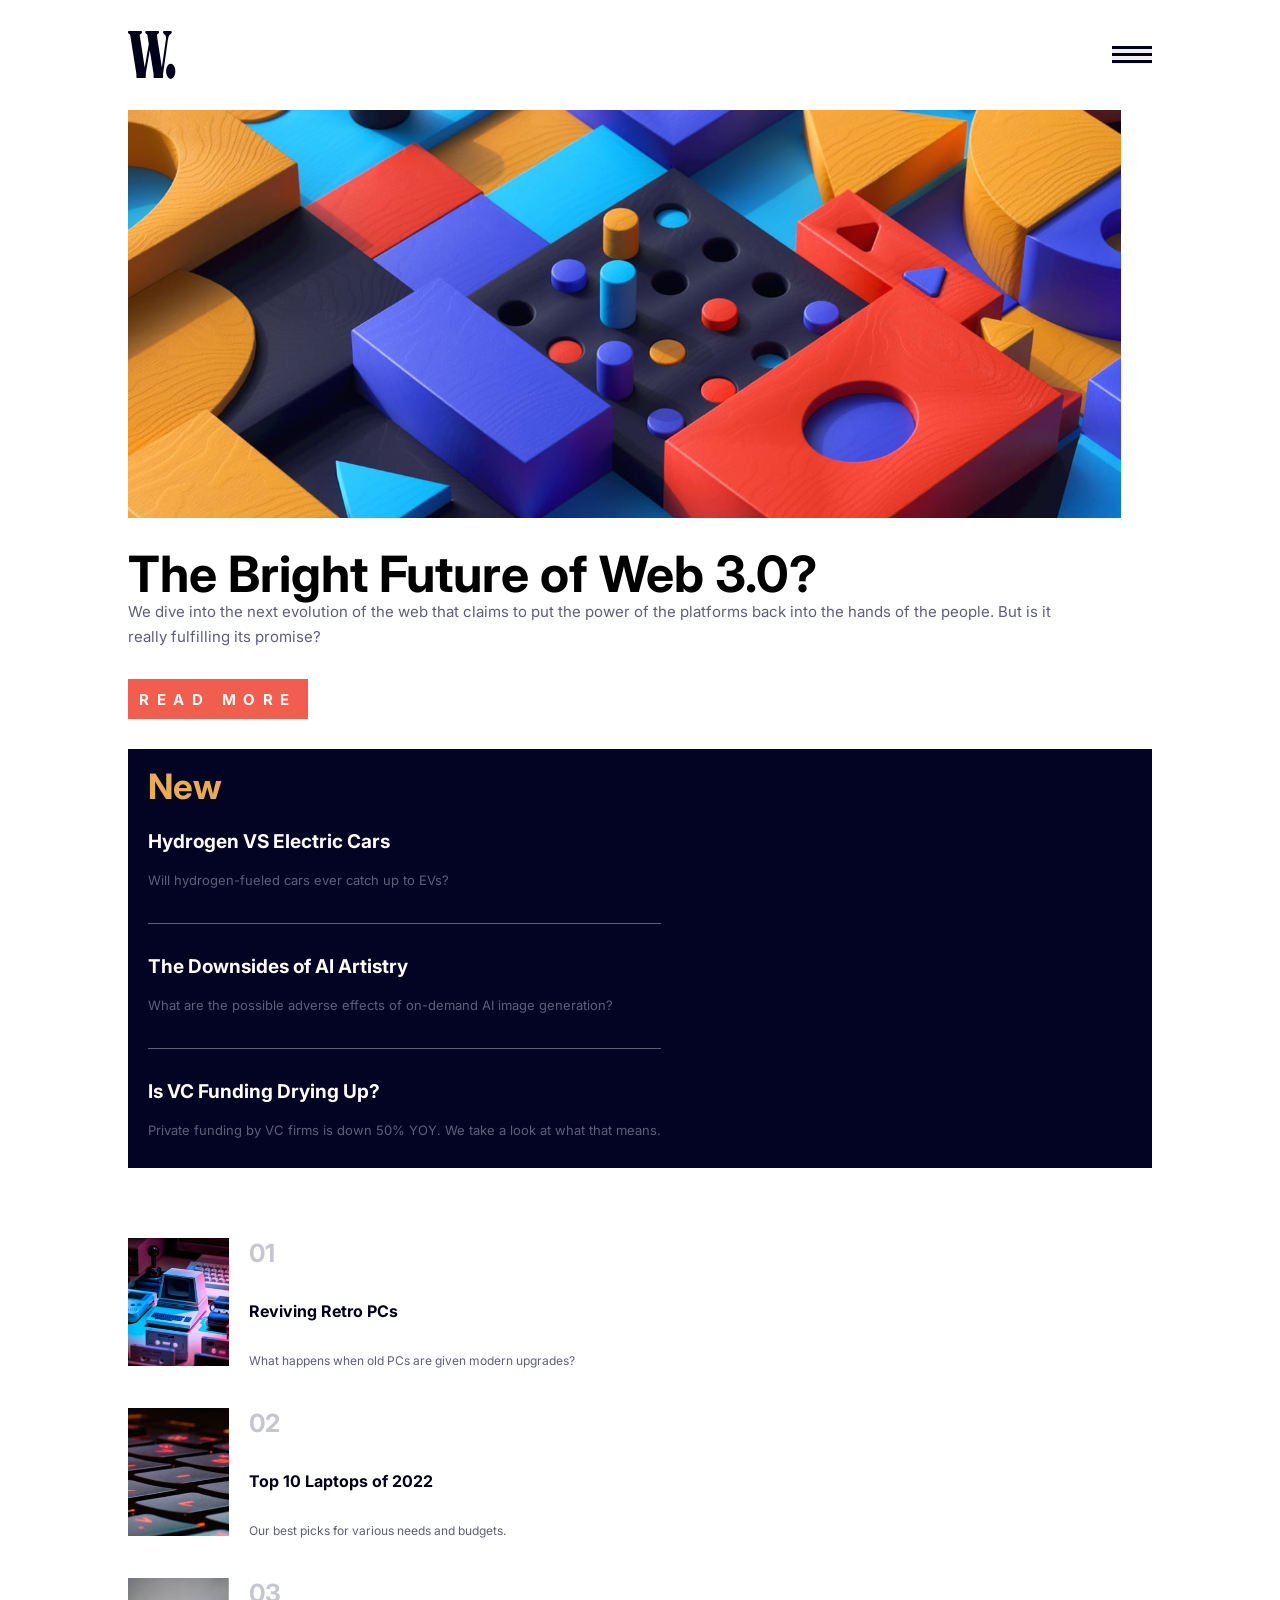
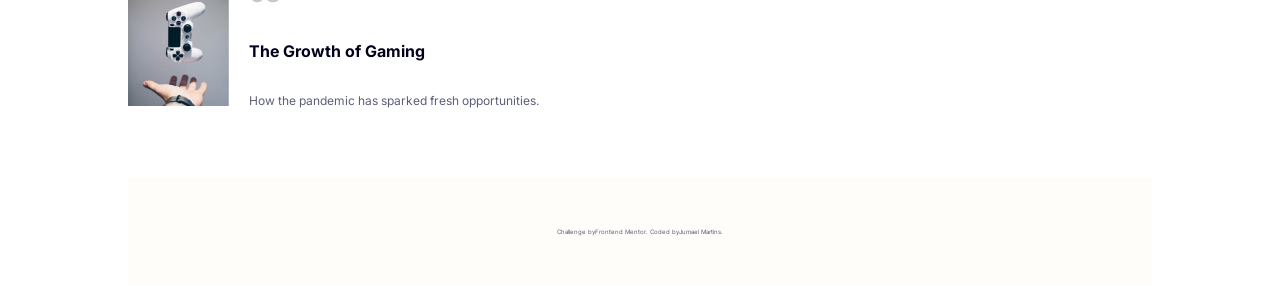
<file: index.html>
<!DOCTYPE html>
<html lang="en-US">
  <head>
    <meta charset="UTF-8" />
    <meta name="viewport" content="width=device-width, initial-scale=1.0" />
    <!-- displays site properly based on user's device -->

    <link rel="stylesheet" href="./assets/css/style.css" />
    <link
      rel="icon"
      type="image/png"
      sizes="32x32"
      href="./assets/images/favicon-32x32.png"
    />

    <title>Frontend Mentor | News homepage</title>

    <!-- Feel free to remove these styles or customise in your own stylesheet 👍 -->
  </head>

  <body>
    <h1 class="hidden">News homepage</h1>

    <header class="margin flex header">
      <img width="48" height="48" src="./assets/images/logo.svg" alt="Logo" />
      <nav class="mainMenu">
        <div class="mobile">
          <button aria-label="Menu-Button" aria-controls="menuItems" aria-expanded="true" type="button" id="showMenu">
            <img id="img" src="./assets/images/icon-menu.svg" alt="Button for open menu" />
          </button>
        </div>
        <ul id="menuItems" class="flex hiddenMenu slideIn">
          <li><a href="">Home</a></li>
          <li><a href="">New</a></li>
          <li><a href="">Popular</a></li>
          <li><a href="">Trending</a></li>
          <li><a href="">Categories</a></li>
        </ul>
      </nav>
    </header>

    <main class="margin grid">
      <div role="article" class="mainContent">
        <picture>
          <source srcset="./assets/images/image-web-3-mobile.jpg" media="(max-width: 600px)" />
          <img src="./assets/images/image-web-3-desktop.jpg" alt="image">
        </picture>
        <article class="mainContentDiv">
          <div>
            <h2>The Bright Future of Web 3.0?</h2>
          </div>
          <div>
            <p>
              We dive into the next evolution of the web that claims to put the
              power of the platforms back into the hands of the people. But is
              it really fulfilling its promise?
            </p>
            <a>Read more</a>
          </div>
        </article>
      </div>

      <aside aria-label="New Section">
        <h2>New</h2>
        <ul>
          <li>
            <a>Hydrogen VS Electric Cars</a>
            <p>Will hydrogen-fueled cars ever catch up to EVs?</p>
            <hr></hr>
          </li>
          <li>
            <a>The Downsides of AI Artistry</a>
            <p>
              What are the possible adverse effects of on-demand AI image
              generation?
            </p>
            <hr></hr>
          </li>
          <li>
            <a>Is VC Funding Drying Up?</a>
            <p>
              Private funding by VC firms is down 50% YOY. We take a look at
              what that means.
            </p>
          </li>
        </ul>
      </aside>
    </main>

    <section class="margin cardNoticias">
      <h2 class="hidden">Section</h2>
      <ol>
      <li>
        <img src="./assets/images/image-retro-pcs.jpg" alt="" />
        <div>
          <b>01</b>
          <a>Reviving Retro PCs</a>
          <p>What happens when old PCs are given modern upgrades?</p>
        </div>
      </li>
      <li>
        <img src="./assets/images/image-top-laptops.jpg" alt="" />
        <div>
          <b>02</b>
          <a>Top 10 Laptops of 2022</a>
          <p>Our best picks for various needs and budgets.</p>
        </div>
      </li>
      <li>
        <img src="./assets/images/image-gaming-growth.jpg" alt="" />
        <div>
          <b>03</b>
          <a>The Growth of Gaming</a>
          <p>How the pandemic has sparked fresh opportunities.</p>
        </div>
      </li>
    </ol>
    </section>

    <footer class="margin">
      Challenge by
      <a href="https://www.frontendmentor.io?ref=challenge" target="_blank"
        >Frontend Mentor</a
      >. Coded by <a href="#">Jumael Martins</a>.
    </footer>

    <script src="./assets/js/main.js"></script>
  </body>
</html>
</file>
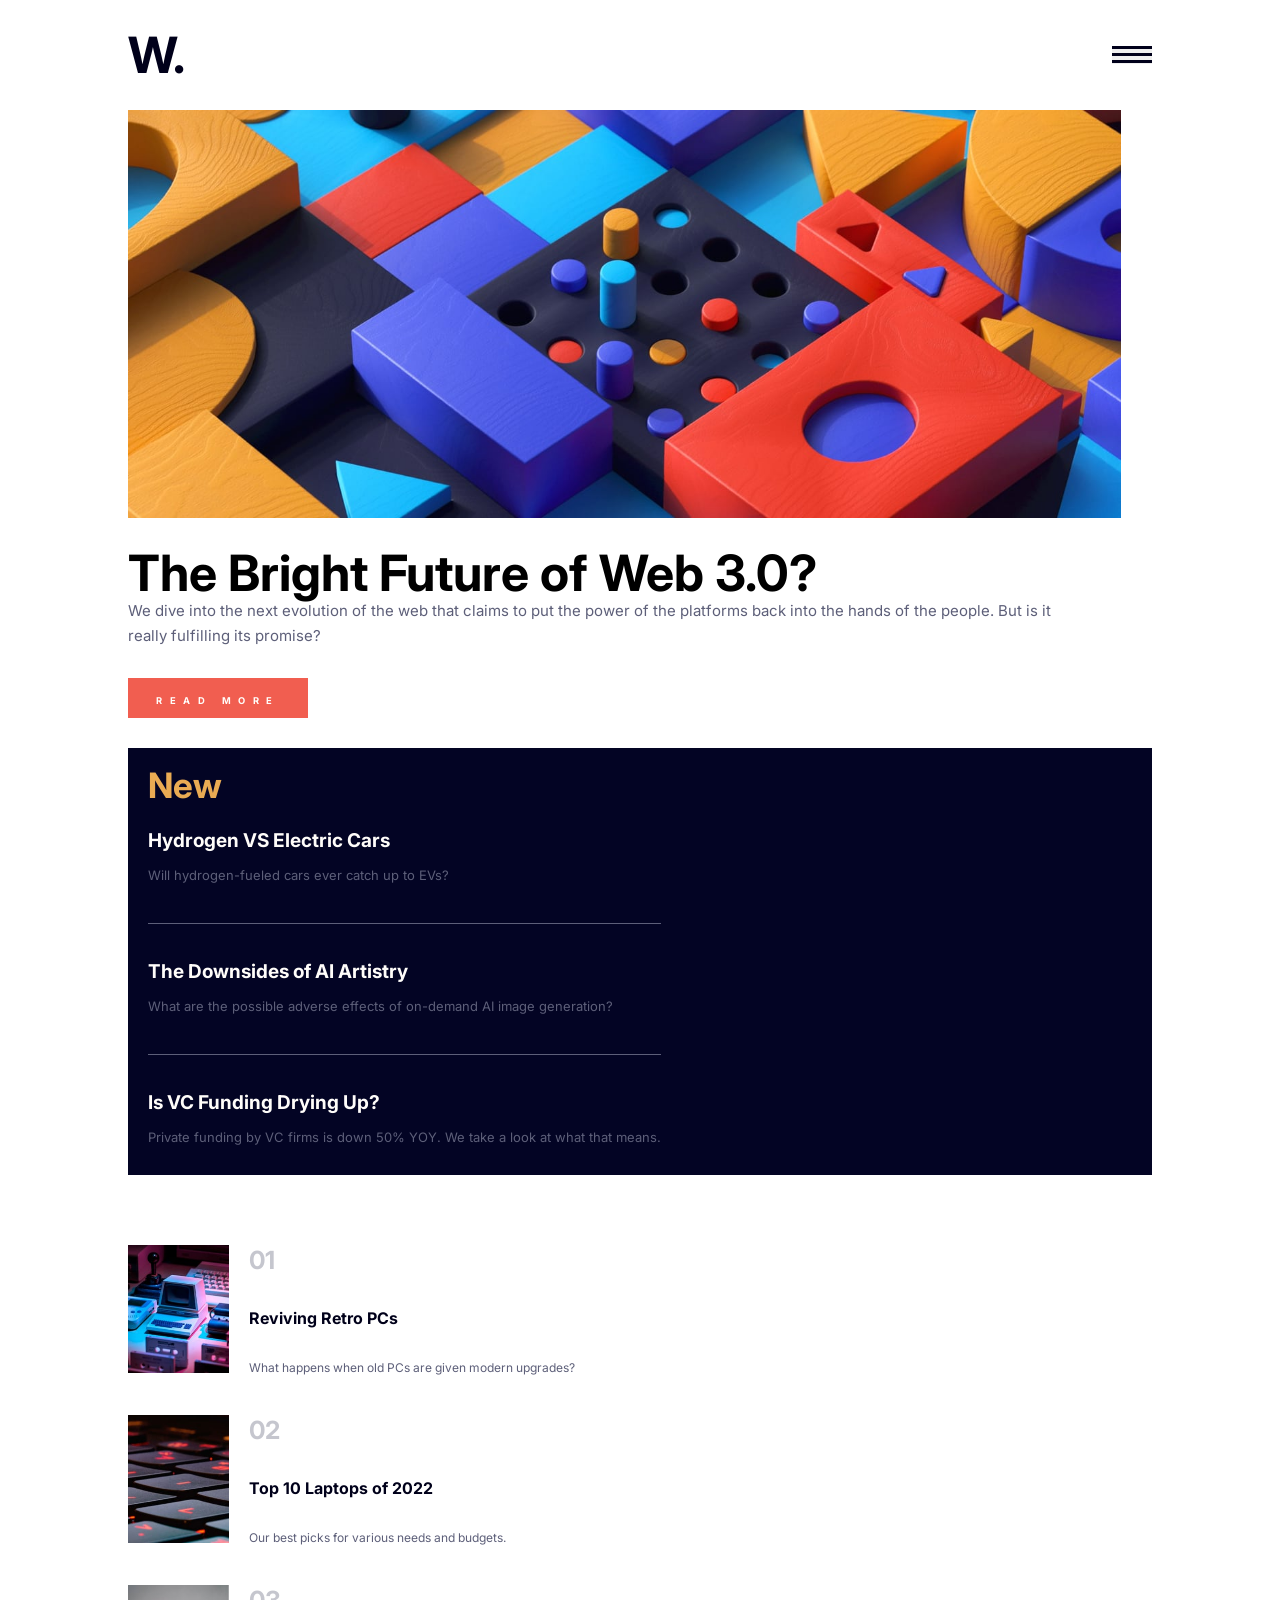
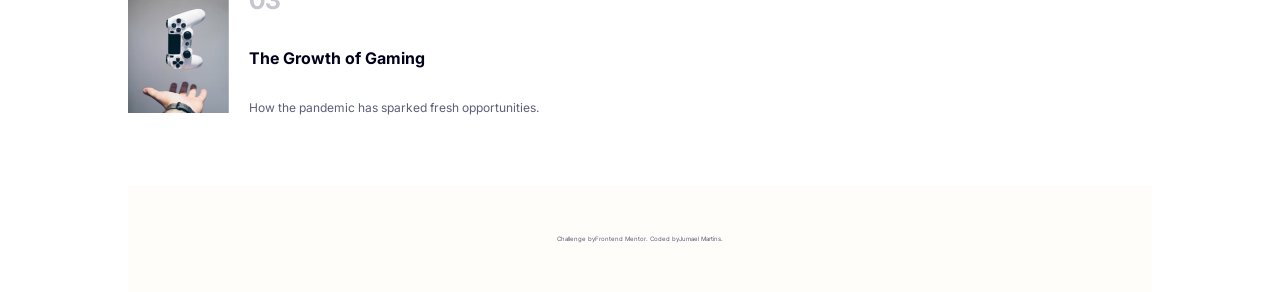
<file: news-homepage-main/index.html>
<!DOCTYPE html>
<html lang="en">
  <head>
    <meta charset="UTF-8" />
    <meta name="viewport" content="width=device-width, initial-scale=1.0" />
    <!-- displays site properly based on user's device -->

    <link
      rel="icon"
      type="image/png"
      sizes="32x32"
      href="./assets/images/favicon-32x32.png"
    />

    <title>Frontend Mentor | News homepage</title>

    <!-- Feel free to remove these styles or customise in your own stylesheet 👍 -->
    <style>
      @import url("https://fonts.googleapis.com/css2?family=Inter:wght@100;200;300;400;500;600;700;800;900&family=Noto+Sans+KR:wght@100&display=swap");

      :root {
        --Soft-orange: hsl(35, 77%, 62%);
        --Soft-red: hsl(5, 85%, 63%);

        --Off-white: hsl(36, 100%, 99%);
        --Grayish-blue: hsl(233, 8%, 79%);
        --Dark-grayish-blue: hsl(236, 13%, 42%);
        --Very-dark-blue: hsl(240, 100%, 5%);
      }

      * {
        font-size: 62.5%;
        padding: 0;
        margin: 0;
        border: 0;
        box-sizing: border-box;
        font-family: "Inter", system-ui, -apple-system, BlinkMacSystemFont,
          "Segoe UI", Roboto, Oxygen, Ubuntu, Cantarell, "Open Sans",
          "Helvetica Neue", sans-serif, "Noto Sans KR";
      }

      h1 {
        font-size: 5rem;
        color: var(--Very-dark-blue);
        font-weight: bold;
      }

      a {
        text-decoration: none;
        color: inherit;
      }

      a:visited {
        color: inherit;
      }

      li {
        list-style: none;
      }

      .centerVertical {
        align-items: center;
      }

      .centerHorizontal {
        align-items: center;
      }

      .margin {
        max-width: 80%;
        margin: 0 auto;
      }

      .flex {
        display: flex;
      }

      /*Menu superio*/

      .mainMenu {
        display: flex;
        align-items: center;
        margin: 3rem 0;
        color: var(--Dark-grayish-blue);
        justify-content: space-between;
        width: 100%;
        height: 5rem;
      }

      .mainMenu a:hover {
        color: var(--Soft-orange);
      }

      .mainMenu li {
        margin: 0 0 0 4rem;
        font-size: 2.5rem;
      }

      /*Seção Principal  */
      .mainContent {
        display: flex;
        flex-direction: column;
        max-width: 100%;
        justify-content: space-between;
      }

      .mainContent img {
        width: 97%;
        max-width: 100%;
      }

      .grid {
        display: grid;
        grid-template-columns: 2.5fr 1fr;
      }

      .mainContentDiv {
        display: grid;
        grid-template-columns: 1fr 1fr;
        max-width: 100%;

        margin: 1.5rem 0 0 0;
      }

      .mainContentDiv > div > h2 {
        display: flex;
        word-wrap: break-word;
        line-height: 5rem;

        flex-wrap: wrap;
        font-size: 5rem;
        max-width: 100%;
      }

      .mainContentDiv > div {
        display: flex;
        flex-direction: column;
        max-width: 100%;
        padding: 0 7rem 0 0;
        justify-content: space-between;
      }

      .mainContentDiv > div > button {
        width: 18rem;
        height: 4rem;
        cursor: pointer;
        margin: 3rem 0 0 0;
        max-width: 100%;

        font-weight: bold;
        font-size: 1.5rem;
        letter-spacing: 0.75rem;
        text-transform: uppercase;
        color: var(--Off-white);
        background-color: var(--Soft-red);
      }

      .mainContentDiv > div > button:hover {
        background-color: var(--Very-dark-blue);
      }

      .mainContentDiv > div > p {
        font-size: 1.5rem;
        line-height: 2.5rem;
        color: var(--Dark-grayish-blue);
      }

      /*Sessao lateral*/

      aside {
        background-color: #030424;
        color: var(--Dark-grayish-blue);
        display: flex;
        flex-direction: column;

        line-height: 3.5rem;
        padding: 2rem;
        align-items: flex-start;
      }

      aside > h2 {
        color: var(--Soft-orange);
        font-size: 3.5rem;
      }

      aside > ul {
        display: flex;
        flex-direction: column;
        margin-top: 2rem;
      }

      aside > ul > li > h3 {
        font-size: 1.9rem;
        color: var(--Off-white);
        cursor: pointer;
      }

      aside > ul > li > h3:hover {
        color: var(--Soft-orange);
      }

      aside > ul > li > p {
        font-size: 1.3rem;
      }

      aside > ul > li > span {
        margin: 3rem 0;
        display: flex;
        width: 100%;
        height: 1px;
        background-color: var(--Dark-grayish-blue);
      }

      /*Card*/

      .cardNoticias {
        margin: 5rem auto;
        display: grid;
        grid-template-columns: 1.25fr 1.25fr 1fr;

        height: 13rem;
        cursor: pointer;
      }

      .cardNoticias > article {
        display: flex;
        height: 13rem;
        overflow: hidden;
      }

      .cardNoticias > article > img {
        height: 12.8rem;
        max-width: 100%;
      }

      .cardNoticias > article > div {
        display: flex;
        flex-direction: column;
        margin: 0 2rem;
        height: 13rem;
        justify-content: space-between;
      }

      .cardNoticias > article > div > h2 {
        color: var(--Grayish-blue);
        font-size: 2.5rem;
      }

      .cardNoticias > article > div > h3 {
        color: var(--Very-dark-blue);
        font-size: 1.6rem;
      }

      .cardNoticias > article > div > p {
        color: var(--Dark-grayish-blue);
        font-size: 1.4rem;
        overflow: hidden;
      }

      footer {
        padding: 5rem;
        display: flex;
        background-color: var(--Off-white);
        color: var(--Dark-grayish-blue);
        justify-content: center;
        align-items: center;
      }

      @media screen and (min-width: 1439px) {
        .mobile {
          display: none;
        }
      }

      @media screen and (max-width: 1439px) {
        .grid {
          display: flex;
          flex-direction: column;
        }

        .mainContentDiv {
          display: flex;
          flex-direction: column;
          margin: 3rem 0;
        }

        .cardNoticias > article > div > p {
          font-size: 1.2rem;
        }

        .cardNoticias {
          display: flex;
          flex-direction: column;
          height: auto;
          overflow: hidden;
        }

        .cardNoticias > article {
          margin: 2rem auto;
          max-height: 100%;
          width: 100%;
        }

        .mainMenu > ul {
          flex-direction: column;
          justify-content: center;
          width: 65%;
          line-height: 6rem;
          background-color: var(--Off-white);

          font-weight: bold;
          color: var(--Very-dark-blue);
          right: 0;
          top: 0;
          height: 100vh;
          position: absolute;
        }
        .slideIn {
          animation: slideIn 0.5s linear forwards;
        }

        .slideOut {
          animation: slideOut 0.5s linear forwards;
        }
        .hidden {
          display: none;
        }
        .mobile {
          z-index: 1;
          display: flex;
          align-items: center;
          justify-content: center;
        }
      }

      @keyframes slideIn {
        from {
          transform: translateX(300px);
        }
        to {
          transform: translateX(0);
        }
      }

      @keyframes slideOut {
        from {
          transform: translateX(0);
        }
        to {
          transform: translateX(300px);
        }
      }
    </style>
  </head>

  <body>
    <header class="margin flex">
      <nav class="mainMenu">
        <h1>W.</h1>
        <ul id="menuItems" class="flex hidden slideIn">
          <li><a href="">Home</a></li>
          <li><a href="">New</a></li>
          <li><a href="">Popular</a></li>
          <li><a href="">Trending</a></li>
          <li><a href="">Categories</a></li>
        </ul>
        <div class="mobile">
          <button title="Show Menu Button" type="button" id="showMenu">
            <img src="./assets/images/icon-menu.svg" alt="" />
          </button>
          <button
            title="Close Menu Button"
            type="button"
            class="hidden"
            id="hideMenu"
          >
            <img src="./assets/images/icon-menu-close.svg" alt="" />
          </button>
        </div>
      </nav>
    </header>

    <section class="margin grid">
      <article class="mainContent">
        <img
          width="600px"
          src="./assets/images/image-web-3-desktop.jpg"
          alt="image"
        />
        <div class="mainContentDiv">
          <div>
            <h2>The Bright Future of Web 3.0?</h2>
          </div>
          <div>
            <p>
              We dive into the next evolution of the web that claims to put the
              power of the platforms back into the hands of the people. But is
              it really fulfilling its promise?
            </p>
            <button type="button"><a href="#">Read more</a></button>
          </div>
        </div>
      </article>

      <aside>
        <h2>New</h2>
        <ul>
          <li>
            <h3>Hydrogen VS Electric Cars</h3>
            <p>Will hydrogen-fueled cars ever catch up to EVs?</p>
            <span></span>
          </li>
          <li>
            <h3>The Downsides of AI Artistry</h3>
            <p>
              What are the possible adverse effects of on-demand AI image
              generation?
            </p>
            <span></span>
          </li>
          <li>
            <h3>Is VC Funding Drying Up?</h3>
            <p>
              Private funding by VC firms is down 50% YOY. We take a look at
              what that means.
            </p>
          </li>
        </ul>
      </aside>
    </section>

    <section class="margin cardNoticias">
      <article>
        <img src="./assets/images/image-retro-pcs.jpg" alt="" />
        <div>
          <h2>01</h2>
          <h3>Reviving Retro PCs</h3>
          <p>What happens when old PCs are given modern upgrades?</p>
        </div>
      </article>
      <article>
        <img src="./assets/images/image-top-laptops.jpg" alt="" />
        <div>
          <h2>02</h2>
          <h3>Top 10 Laptops of 2022</h3>
          <p>Our best picks for various needs and budgets.</p>
        </div>
      </article>
      <article>
        <img src="./assets/images/image-gaming-growth.jpg" alt="" />
        <div>
          <h2>03</h2>
          <h3>The Growth of Gaming</h3>
          <p>How the pandemic has sparked fresh opportunities.</p>
        </div>
      </article>
    </section>

    <footer class="margin">
      Challenge by
      <a href="https://www.frontendmentor.io?ref=challenge" target="_blank"
        >Frontend Mentor</a
      >. Coded by <a href="#">Jumael Martins</a>.
    </footer>

    <script src="./assets/js/main.js"></script>
  </body>
</html>
</file>
<file: assets/css/style.css>
@import url("https://fonts.googleapis.com/css2?family=Inter:wght@100;200;300;400;500;600;700;800;900&family=Noto+Sans+KR:wght@100&display=swap");

:root {
  --Soft-orange: hsl(35, 77%, 62%);
  --Soft-red: hsl(5, 85%, 63%);

  --Off-white: hsl(36, 100%, 99%);
  --Grayish-blue: hsl(233, 8%, 79%);
  --Dark-grayish-blue: hsl(236, 13%, 42%);
  --Very-dark-blue: hsl(240, 100%, 5%);
}

* {
  font-size: 62.5%;
  padding: 0;
  margin: 0;
  border: 0;
  box-sizing: border-box;
  font-family: "Inter", system-ui, -apple-system, BlinkMacSystemFont, "Segoe UI",
    Roboto, Oxygen, Ubuntu, Cantarell, "Open Sans", "Helvetica Neue", sans-serif,
    "Noto Sans KR";
}

a {
  text-decoration: none;
  color: inherit;
}

a:visited {
  color: inherit;
}

li {
  list-style: none;
}

.centerVertical {
  align-items: center;
}

.centerHorizontal {
  align-items: center;
}

.margin {
  max-width: 80%;
  margin: 0 auto;
}

.flex {
  display: flex;
}

/*Menu superio*/

.header {
  justify-content: space-between;
  align-items: center;
}

.mainMenu {
  display: flex;
  align-items: center;
  margin: 3rem 0;
  color: var(--Dark-grayish-blue);
  justify-content: space-between;
  height: 5rem;
}

.mainMenu a:hover {
  color: var(--Soft-orange);
}

.mainMenu li {
  margin: 0 0 0 4rem;
  font-size: 2.5rem;
}

/*Seção Principal  */
.mainContent {
  display: flex;
  flex-direction: column;
  max-width: 100%;
  justify-content: space-between;
}

.mainContent img {
  width: 97%;
  max-width: 100%;
}

.grid {
  display: grid;
  grid-template-columns: 2.5fr 1fr;
}

.mainContentDiv {
  display: grid;
  grid-template-columns: 1fr 1fr;
  max-width: 100%;

  margin: 1.5rem 0 0 0;
}

.mainContentDiv > div > h2 {
  display: flex;
  word-wrap: break-word;
  line-height: 5rem;

  flex-wrap: wrap;
  font-size: 5rem;
  max-width: 100%;
}

.mainContentDiv > div {
  display: flex;
  flex-direction: column;
  max-width: 100%;
  padding: 0 7rem 0 0;
  justify-content: space-between;
}

.mainContentDiv > div > a {
  display: flex;
  align-items: center;
  justify-content: center;
  width: 18rem;
  height: 4rem;
  cursor: pointer;
  margin: 3rem 0 0 0;
  max-width: 100%;

  font-weight: bold;
  font-size: 1.5rem;
  letter-spacing: 0.75rem;
  text-transform: uppercase;
  color: var(--Off-white);
  background-color: var(--Soft-red);
}

.mainContentDiv > div > a:hover {
  background-color: var(--Very-dark-blue);
}

.mainContentDiv > div > p {
  font-size: 1.5rem;
  line-height: 2.5rem;
  color: var(--Dark-grayish-blue);
}

/*Sessao lateral*/

aside {
  background-color: #030424;
  color: var(--Dark-grayish-blue);
  display: flex;
  flex-direction: column;

  line-height: 3.5rem;
  padding: 2rem;
  align-items: flex-start;
}

aside > h2 {
  color: var(--Soft-orange);
  font-size: 3.5rem;
}

aside > ul {
  display: flex;
  flex-direction: column;
  margin-top: 2rem;
}

aside > ul > li > a {
  font-size: 1.9rem;
  color: var(--Off-white);
  cursor: pointer;
  font-weight: bold;
}

aside > ul > li > a:hover {
  color: var(--Soft-orange);
}

aside > ul > li > p {
  font-size: 1.3rem;
}

aside > ul > li > hr {
  margin: 2.5rem 0;
  display: flex;
  width: 100%;
  height: 1px;
  background-color: var(--Dark-grayish-blue);
}

/*Card*/

.cardNoticias > ol {
  margin: 5rem auto;
  display: grid;
  grid-template-columns: 1.25fr 1.25fr 1fr;

  height: 13rem;
  cursor: pointer;
}

.cardNoticias > ol > li {
  display: flex;
  height: 13rem;
  overflow: hidden;
}

.cardNoticias > ol > li > img {
  height: 12.8rem;
  max-width: 100%;
}

.cardNoticias > ol > li > div {
  display: flex;
  flex-direction: column;
  margin: 0 2rem;
  height: 13rem;
  justify-content: space-between;
}

.cardNoticias > ol > li > div > b {
  color: var(--Grayish-blue);
  font-size: 2.5rem;
}

.cardNoticias > ol > li > div > a {
  color: var(--Very-dark-blue);
  font-size: 1.6rem;
  font-weight: bold;
}

.cardNoticias > ol > li > div > a:hover {
  color: var(--Soft-orange);
}

.cardNoticias > ol > li > div > p {
  color: var(--Dark-grayish-blue);
  font-size: 1.4rem;
  overflow: hidden;
}

footer {
  padding: 5rem;
  display: flex;
  background-color: var(--Off-white);
  color: var(--Dark-grayish-blue);
  justify-content: center;
  align-items: center;
}

@media screen and (min-width: 1439px) {
  .mobile {
    display: none;
  }
}

@media screen and (max-width: 1439px) {
  .grid {
    display: flex;
    flex-direction: column;
  }

  .hiddenMenu {
    display: none;
  }

  .mainContentDiv {
    display: flex;
    flex-direction: column;
    margin: 3rem 0;
  }

  .cardNoticias > ol > li > div > p {
    font-size: 1.2rem;
  }

  .cardNoticias > ol {
    display: flex;
    flex-direction: column;
    height: auto;
    overflow: hidden;
  }

  .cardNoticias > ol > li {
    margin: 2rem auto;
    max-height: 100%;
    width: 100%;
  }

  .mainMenu > ul {
    flex-direction: column;
    justify-content: center;
    width: 65%;
    line-height: 6rem;
    background-color: var(--Off-white);

    font-weight: bold;
    color: var(--Very-dark-blue);
    right: 0;
    top: 0;
    height: 100vh;
    position: absolute;
  }
  .slideIn {
    animation: slideIn 0.5s linear forwards;
  }

  .slideOut {
    animation: slideOut 0.5s linear forwards;
  }
 
  .mobile {
    z-index: 1;
    display: flex;
    align-items: center;
    justify-content: center;
  }
}

@keyframes slideIn {
  from {
    transform: translateX(300px);
  }
  to {
    transform: translateX(0);
  }
}

@keyframes slideOut {
  from {
    transform: translateX(0);
  }
  to {
    transform: translateX(300px);
  }
}

.hidden {
    display: none;
  }
</file>
